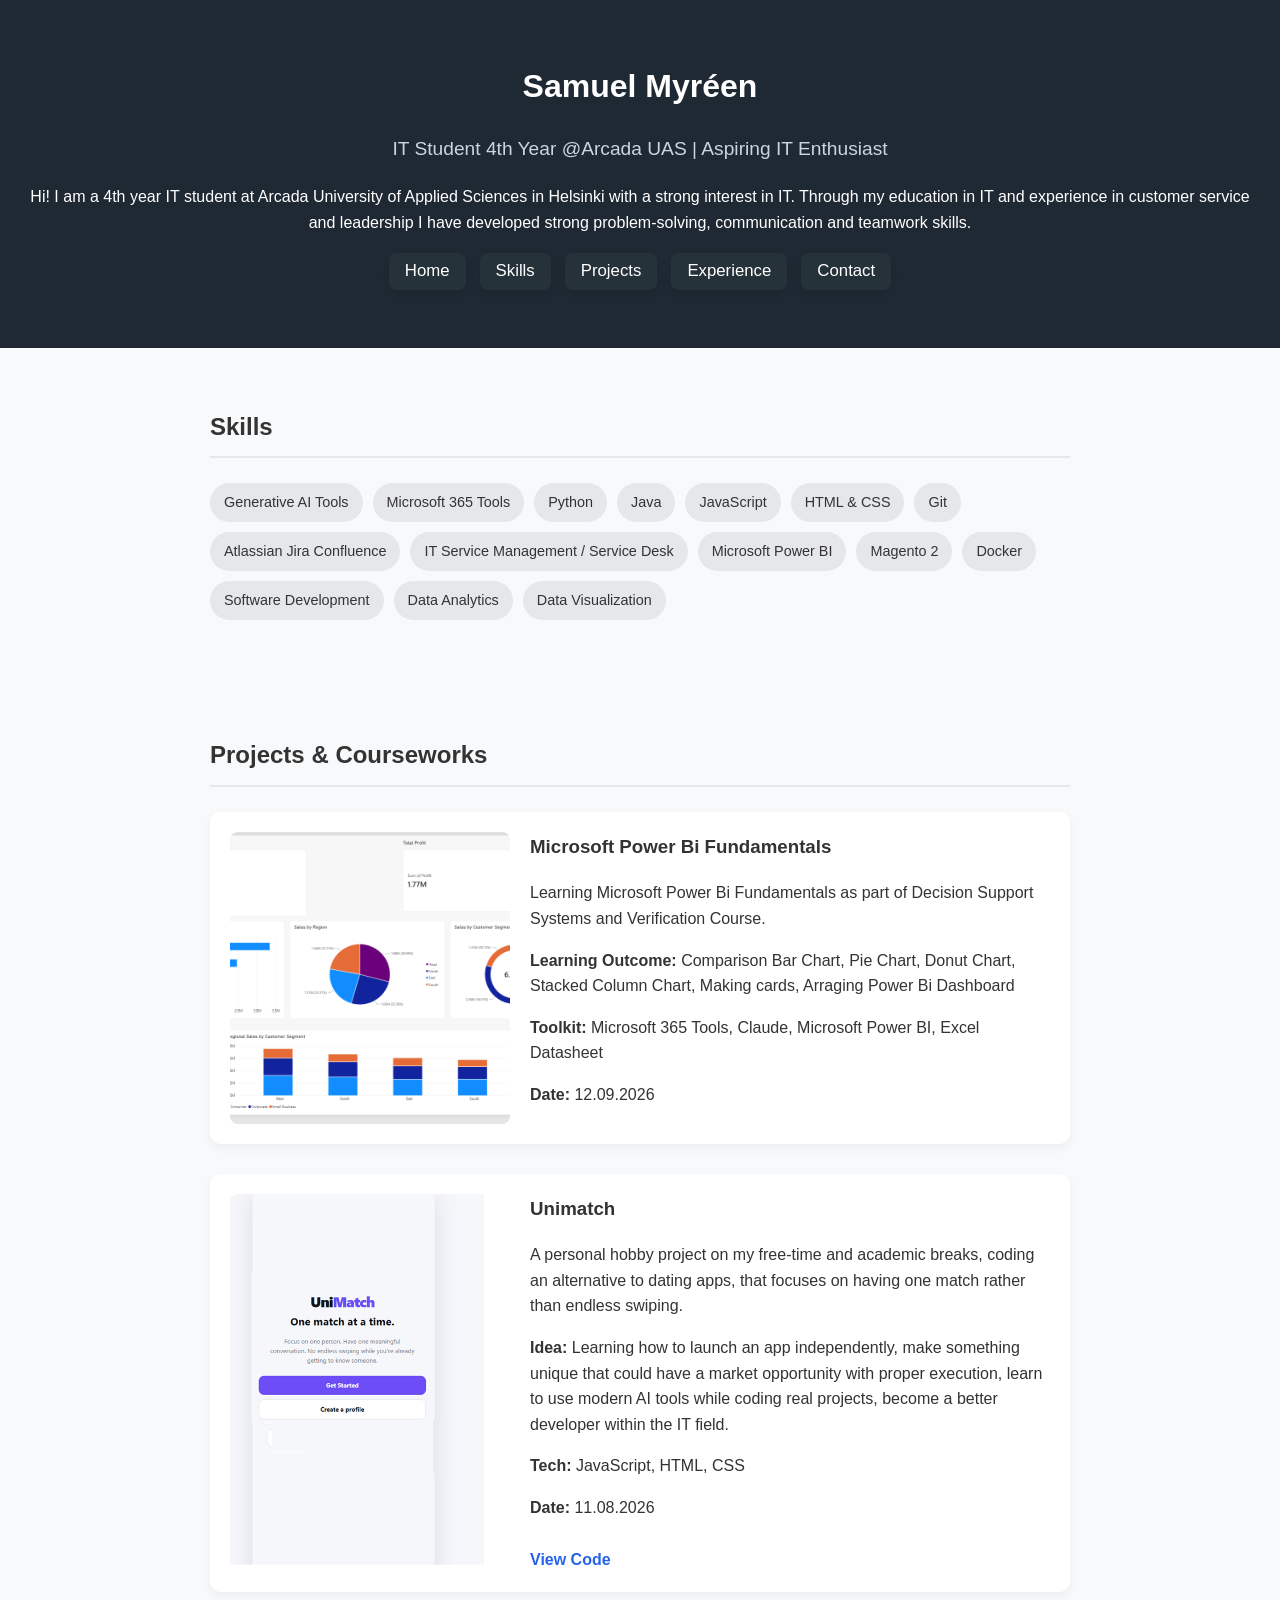
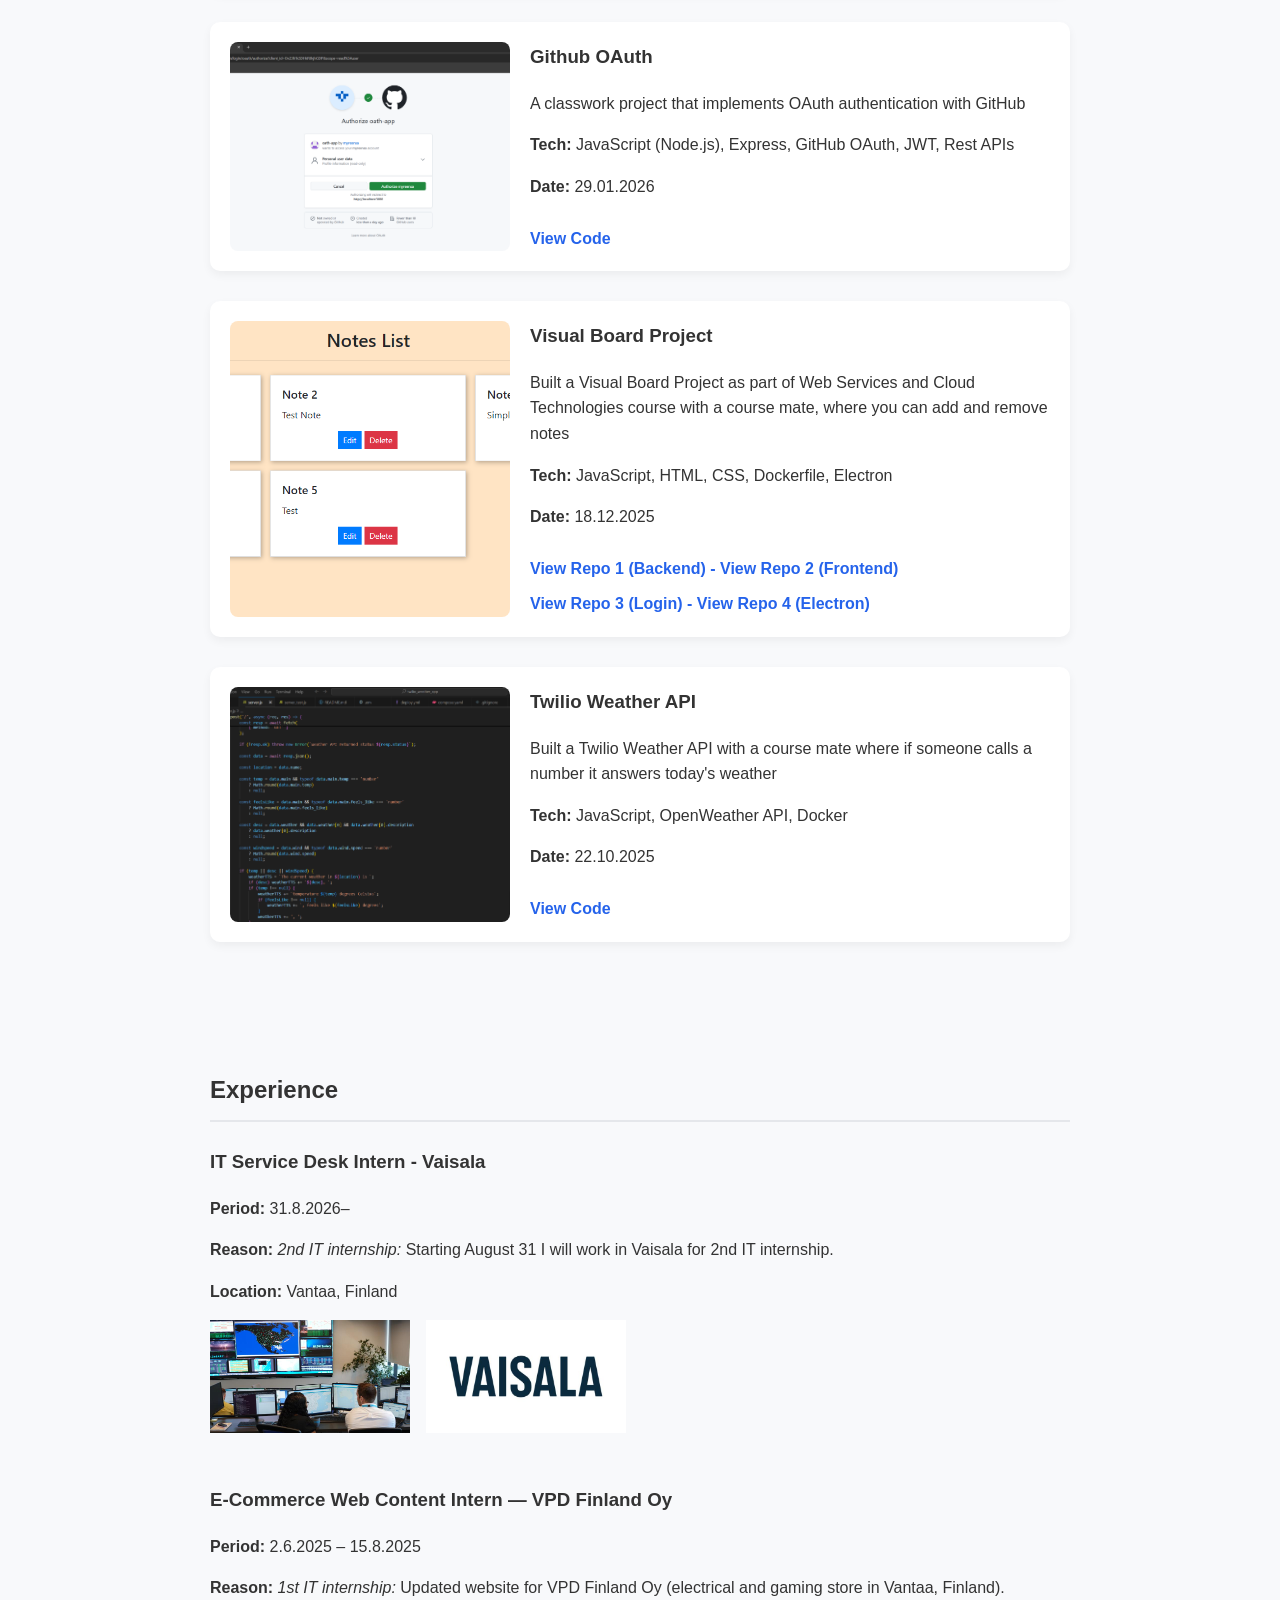
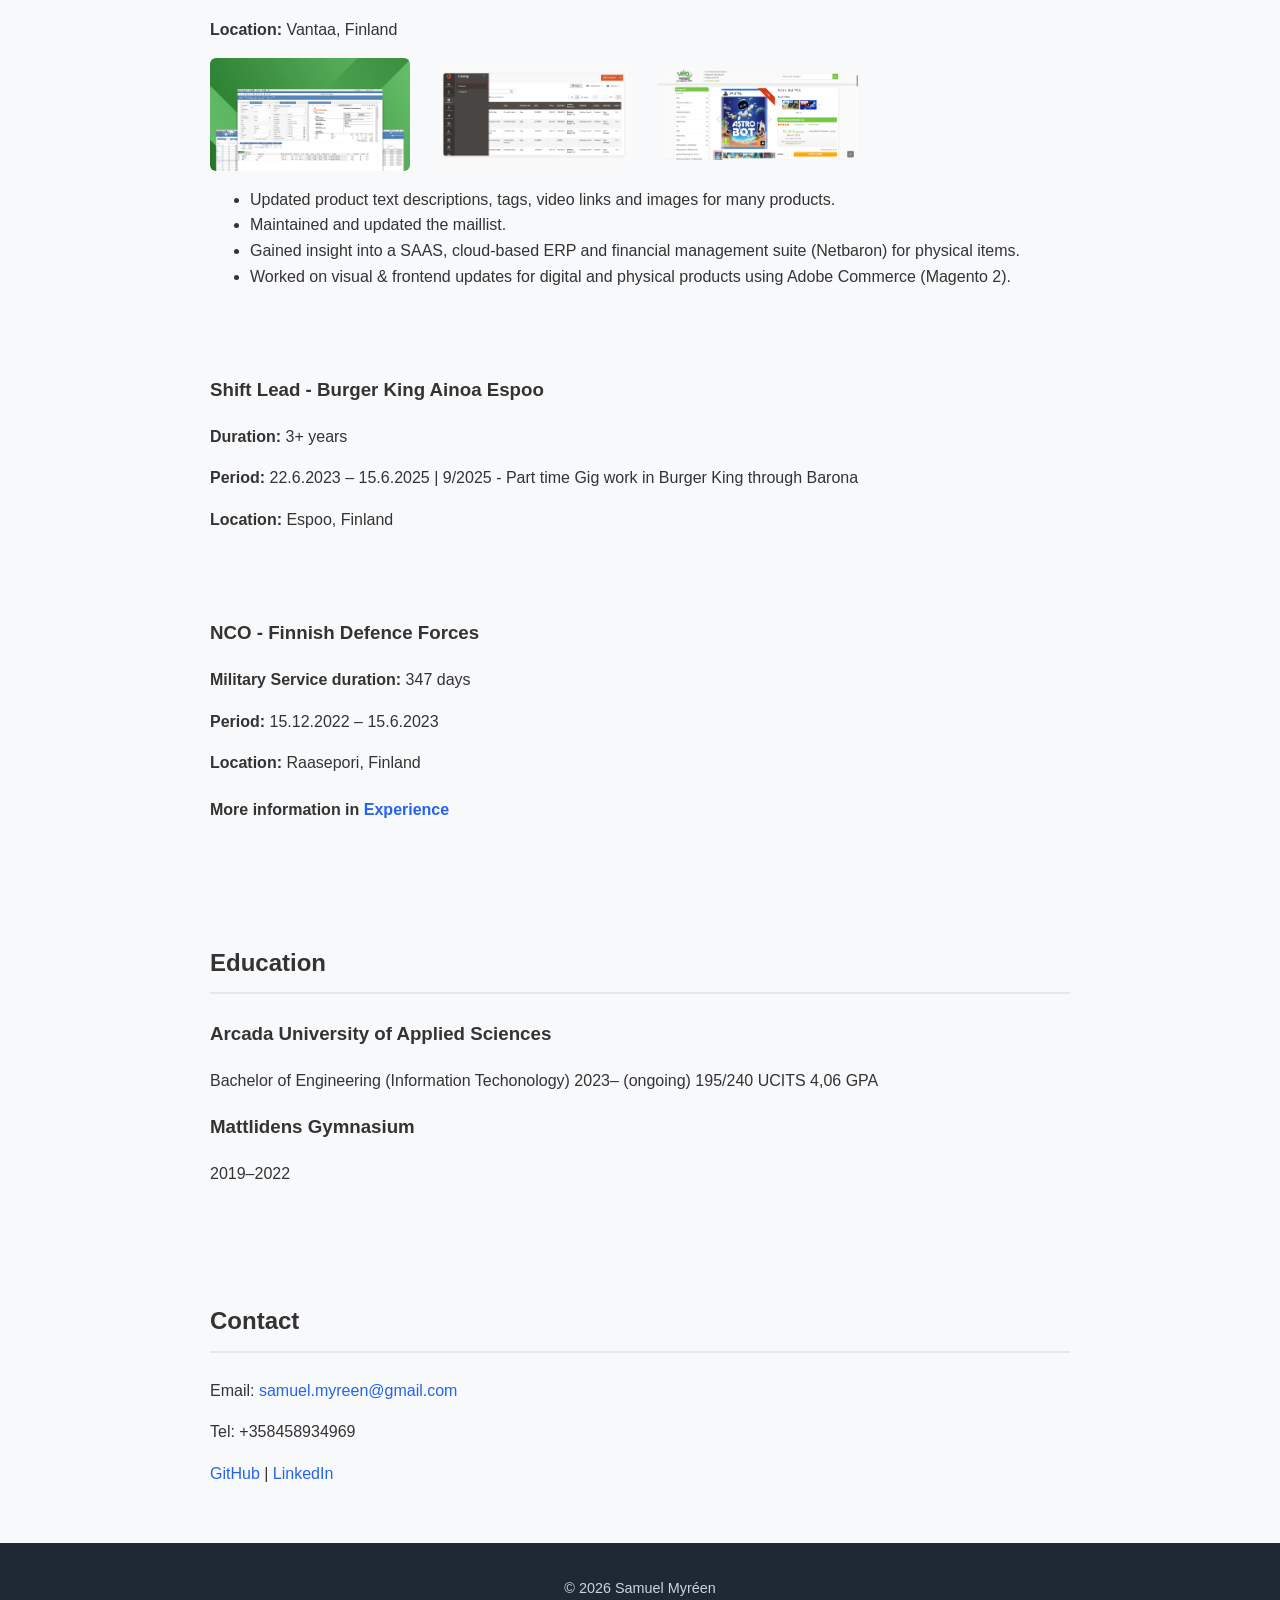
<file: index.html>
<!DOCTYPE html>
<html lang="en">
<head>
  <meta charset="UTF-8">
  <title>Samuel Myréen | Developer Portfolio</title>
  <link rel="stylesheet" href="styles.css">
</head>
<body>

  <header>
    <h1>Samuel Myréen</h1>
    <p class="subtitle">IT Student 4th Year @Arcada UAS | Aspiring IT Enthusiast</p>
    <p>Hi! I am a 4th year IT student at Arcada University of Applied Sciences in Helsinki with a strong interest in IT. Through my education in IT and experience in customer service and leadership I have developed strong problem-solving, communication and teamwork skills.


    <!-- Top navigation menu -->
    <nav class="top-nav" aria-label="Main navigation">
      <a href="index.html">Home</a>
      <a href="skills.html">Skills</a>
      <a href="projects.html">Projects</a>
      <a href="experience.html">Experience</a>
      <a href="contact.html">Contact</a>
    </nav>
  </header>

  <!-- SKILLS -->
  <section>
    <h2>Skills</h2>
    <ul class="skills">
      <li>Generative AI Tools</li>
      <li>Microsoft 365 Tools</li>
      <li>Python</li>
      <li>Java</li>
      <li>JavaScript</li>
      <li>HTML & CSS</li>
      <li>Git</li>
      <li>Atlassian Jira Confluence</li>
      <li>IT Service Management / Service Desk</li>
      <li>Microsoft Power BI</li>
      <li>Magento 2</li>
      <li>Docker</li>
       <li>Software Development</li>
          <li>Data Analytics</li>
             <li>Data Visualization</li>
    </ul>
  </section>

  <!-- PROJECTS -->
  <section>
    <h2>Projects & Courseworks</h2>


     <div class="project">
      <img src="Power BI Task 2.png" alt="Power BI Task 2 screenshot">
      <div class="project-content">
        <h3>Microsoft Power Bi Fundamentals</h3>
        <p>Learning Microsoft Power Bi Fundamentals as part of Decision Support Systems and Verification Course.</p>
        <p><strong>Learning Outcome:</strong> Comparison Bar Chart, Pie Chart, Donut Chart, Stacked Column Chart, Making cards, Arraging Power Bi Dashboard </p>
        <p><strong>Toolkit:</strong> Microsoft 365 Tools, Claude, Microsoft Power BI, Excel Datasheet</p>
        <p><strong>Date:</strong> 12.09.2026</p>
      </div>
    </div>



     <div class="project">
      <img src="Unimatchimg.png" alt="Unimatch screenshot">
      <div class="project-content">
        <h3>Unimatch</h3>
        <p>A personal hobby project on my free-time and academic breaks, coding an alternative to dating apps, that focuses on having one match rather than endless swiping.</p>
       <strong>Idea:</strong> Learning how to launch an app independently, make something unique that could have a market opportunity with proper execution, learn to use modern AI tools while coding real projects, become a better developer within the IT field.</p>
        <p><strong>Tech:</strong> JavaScript, HTML, CSS</p>
        <p><strong>Date:</strong> 11.08.2026</p>
        <a href="https://github.com/myreensa/unimatch-web" target="_blank">View Code</a>
      </div>
    </div>





    <div class="project">
      <img src="OAuth CC.png" alt="Project 1 screenshot">
      <div class="project-content">
        <h3>Github OAuth</h3>
        <p>A classwork project that implements OAuth authentication with GitHub</p>
        <p><strong>Tech:</strong> JavaScript (Node.js), Express, GitHub OAuth, JWT, Rest APIs</p>
        <p><strong>Date:</strong> 29.01.2026</p>
        <a href="https://github.com/myreensa/oauth-github" target="_blank">View Code</a>
      </div>
    </div>


       <div class="project">
      <img src="notelist.png" alt="Project 2 screenshot">
      <div class="project-content">
        <h3>Visual Board Project</h3>
        <p>Built a Visual Board Project as part of Web Services and Cloud Technologies course with a course mate, where you can add and remove notes</p>
        <p><strong>Tech:</strong> JavaScript, HTML, CSS, Dockerfile, Electron</p>
        <p><strong>Date:</strong> 18.12.2025</p>
        <a href="https://github.com/myreensa/projektvisualboard" target="_blank">View Repo 1 (Backend) </a>
                <a href="https://github.com/Walkman76/WOM-P1-Frontend" target="_blank"> - View Repo 2 (Frontend)</a>
      <a href="https://github.com/Walkman76/WOM-P1-login" target="_blank">View Repo 3 (Login)</a>
      <a href="https://github.com/myreensa/electron-virtualboard-nextlevel" target="_blank"> - View Repo 4 (Electron)</a>

      </div>
    </div>


    <div class="project">
      <img src="twiliocode.png" alt="Project 2 screenshot">
      <div class="project-content">
        <h3>Twilio Weather API</h3>
        <p>Built a Twilio Weather API with a course mate where if someone calls a number it answers today's weather</p>
        <p><strong>Tech:</strong> JavaScript, OpenWeather API, Docker</p>
        <p><strong>Date:</strong> 22.10.2025</p>
        <a href="https://github.com/SteniusJ/twilio_weather_app" target="_blank">View Code</a>
      </div>
    </div>


  </section>

  <!-- EDUCATION & EXPERIENCE -->

     <section id="experience">
   <h2>Experience</h2>

   <h3>IT Service Desk Intern - Vaisala</h3>
    <p><strong>Period:</strong> 31.8.2026–</p>
    <p><strong>Reason:</strong><em> 2nd IT internship:</em> Starting August 31 I will work in Vaisala for 2nd IT internship.</p>
<p><strong>Location:</strong> Vantaa, Finland</p>

  <div class="experiencev-media">
      <img src="image.png" alt="Vaisala Service Desk" style="max-width:200px;margin-right:12px">
      <img src="image copy.png" alt="Vaisala Logo" style="max-width:200px;margin-right:12px">

<br>
<br>

    <h3>E-Commerce Web Content Intern — VPD Finland Oy</h3>
    <p><strong>Period:</strong> 2.6.2025 – 15.8.2025</p>
    <p><strong>Reason:</strong><em> 1st IT internship:</em> Updated website for VPD Finland Oy (electrical and gaming store in Vantaa, Finland).</p>
<p><strong>Location:</strong> Vantaa, Finland</p>


    <div class="experience-media">
      <img src="netbaron.jpg" alt="Netbaron backend screenshot" style="max-width:200px;margin-right:12px">
      <img src="magento.png" alt="Magento logo / frontend" style="max-width:200px;margin-right:12px">
      <img src="WebsiteVPD.png" alt="VPD Website / example" style="max-width:200px;margin-right:12px">
    </div>

    <ul>
      <li>Updated product text descriptions, tags, video links and images for many products.</li>
      <li>Maintained and updated the maillist.</li>
      <li>Gained insight into a SAAS, cloud-based ERP and financial management suite (Netbaron) for physical items.</li>
      <li>Worked on visual & frontend updates for digital and physical products using Adobe Commerce (Magento 2).</li>
    </ul>

<br>
<br>

    <h3>Shift Lead - Burger King Ainoa Espoo</h3>
     <p><strong>Duration: </strong>3+ years
    <p><strong>Period:</strong> 22.6.2023 – 15.6.2025 | 9/2025 - Part time Gig work in Burger King through Barona </p>
<p><strong>Location:</strong> Espoo, Finland</p>


    <br>
<br>
     <h3>NCO - Finnish Defence Forces</h3>
          <p><strong>Military Service duration: </strong>347 days
    <p><strong>Period:</strong> 15.12.2022 – 15.6.2023</p>
<p><strong>Location:</strong> Raasepori, Finland</p>

    <h4>More information in <a href="experience.html">Experience</a></h4>

          </section>

     <section id="education">
    <h2>Education</h2>

    <h3>Arcada University of Applied Sciences</h3>
    <p>Bachelor of Engineering (Information Techonology) 2023– (ongoing) 195/240 UCITS 4,06 GPA </p>

     <h3>Mattlidens Gymnasium</h3>
    <p>2019–2022</p>

  </section>

  <!-- CONTACT -->
  <section>
    <h2>Contact</h2>
    <p>Email: <a href="mailto:samuel.myreen@gmail.com">samuel.myreen@gmail.com</a></p>
    <p>Tel: +358458934969</p>
    <p>
      <a href="https://github.com/myreensa" target="_blank">GitHub</a> |
      <a href="https://www.linkedin.com/in/samuel-myr%C3%A9en-66b751280/" target="_blank">LinkedIn</a>
    </p>
  </section>

  <footer>
    <p>© 2026 Samuel Myréen</p>
  </footer>

</body>
</html>
</file>
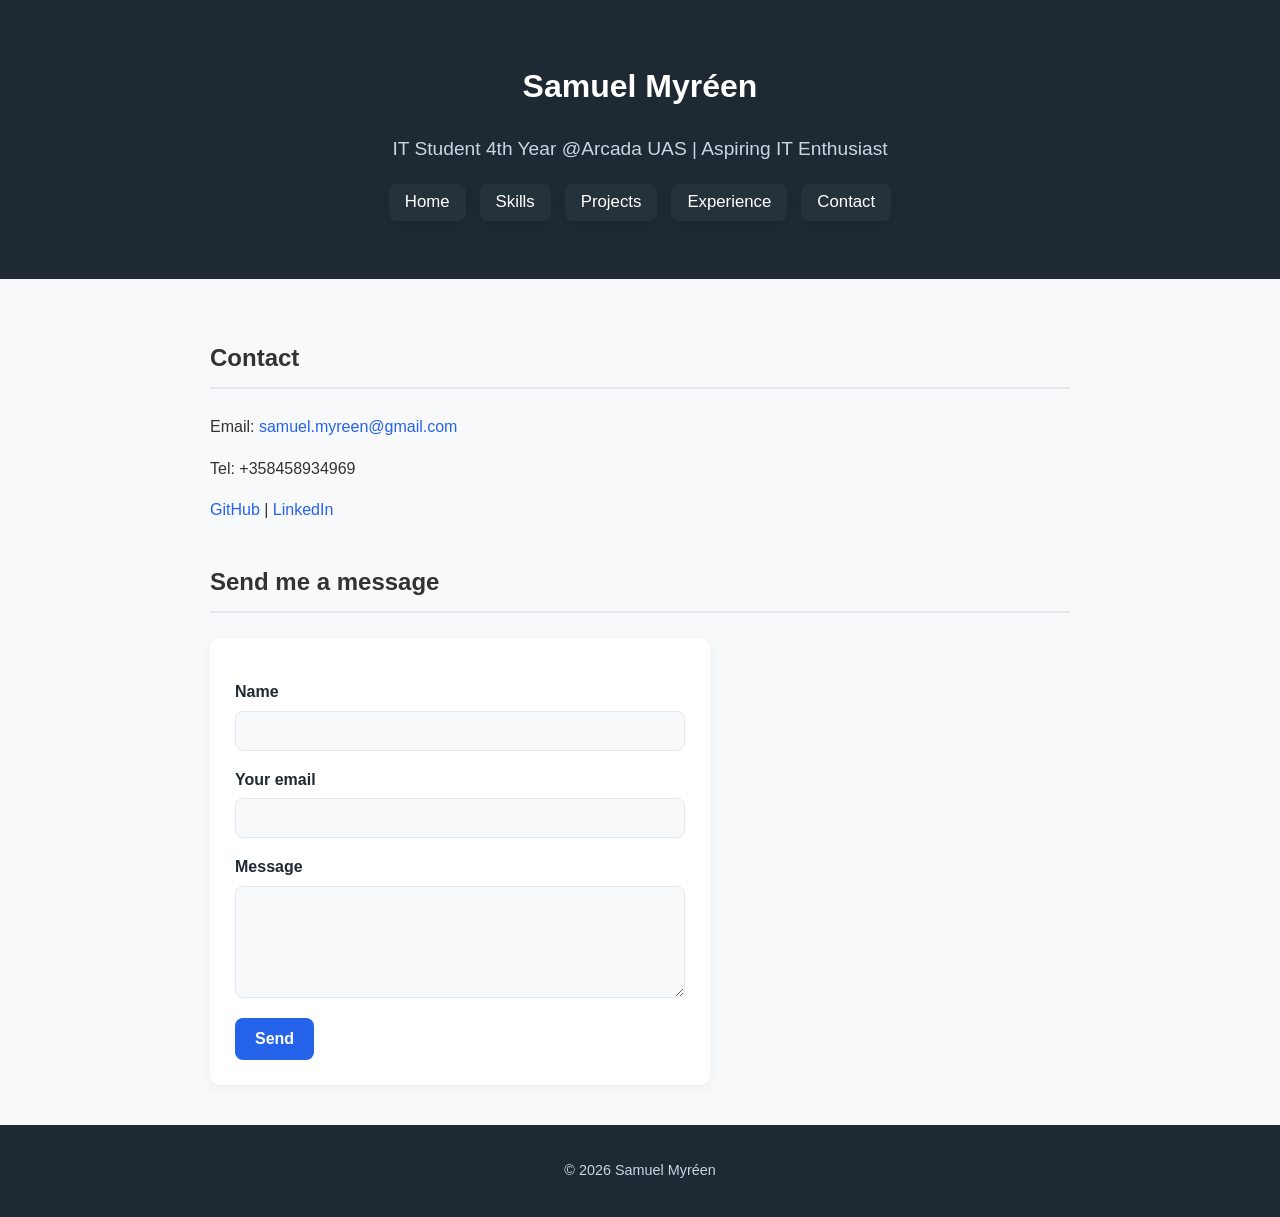
<file: contact.html>
<!DOCTYPE html>
<html lang="en">
<head>
  <meta charset="UTF-8">
  <title>Contact | Myreensa</title>
  <link rel="stylesheet" href="styles.css">
</head>
<body>

  <header>
    <h1>Samuel Myréen</h1>
   <p class="subtitle">IT Student 4th Year @Arcada UAS | Aspiring IT Enthusiast</p>
    <!-- Top navigation menu -->
    <nav class="top-nav" aria-label="Main navigation">
      <a href="index.html">Home</a>
      <a href="skills.html">Skills</a>
      <a href="projects.html">Projects</a>
      <a href="experience.html">Experience</a>
      <a href="contact.html">Contact</a>
    </nav>
  </header>

  <main>
  <section>
    <h2>Contact</h2>
    <p>Email: <a href="mailto:samuel.myreen@gmail.com">samuel.myreen@gmail.com</a></p>
    <p>Tel: +358458934969</p>
    <p>
      <a href="https://github.com/myreensa" target="_blank">GitHub</a> |
      <a href="https://www.linkedin.com/in/samuel-myr%C3%A9en-66b751280/" target="_blank">LinkedIn</a>
    </p>

    <h2 style="margin-top: 40px;">Send me a message</h2>
    <form action="https://formsubmit.co/samuel.myreen@gmail.com" method="POST" class="contact-form">
      <input type="hidden" name="_captcha" value="false">
      <input type="hidden" name="_subject" value="New message from portfolio site">

      <label for="name">Name</label>
      <input type="text" id="name" name="name" required>

      <label for="email">Your email</label>
      <input type="email" id="email" name="email" required>

      <label for="message">Message</label>
      <textarea id="message" name="message" rows="5" required></textarea>

      <button type="submit">Send</button>
    </form>
  </section>
</main>   

  <footer>
    <p>© 2026 Samuel Myréen</p>
  </footer>
</file>
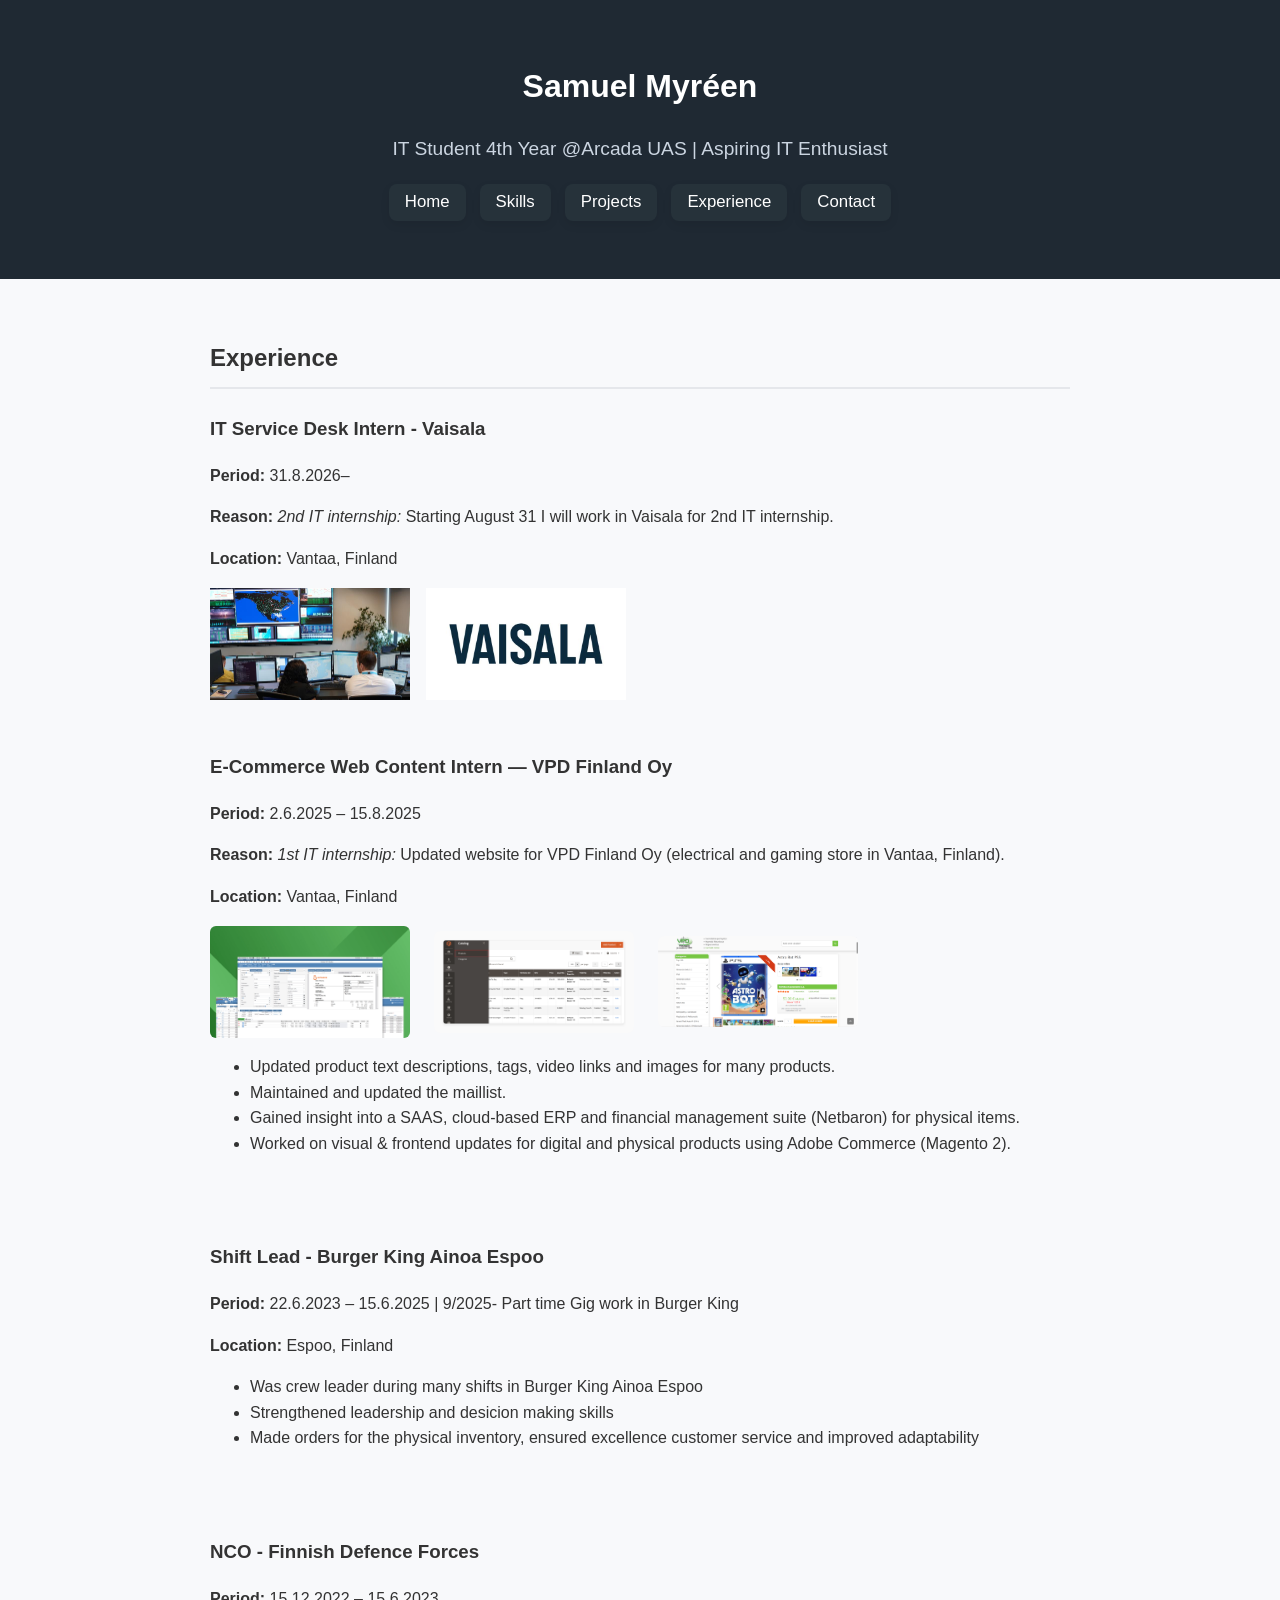
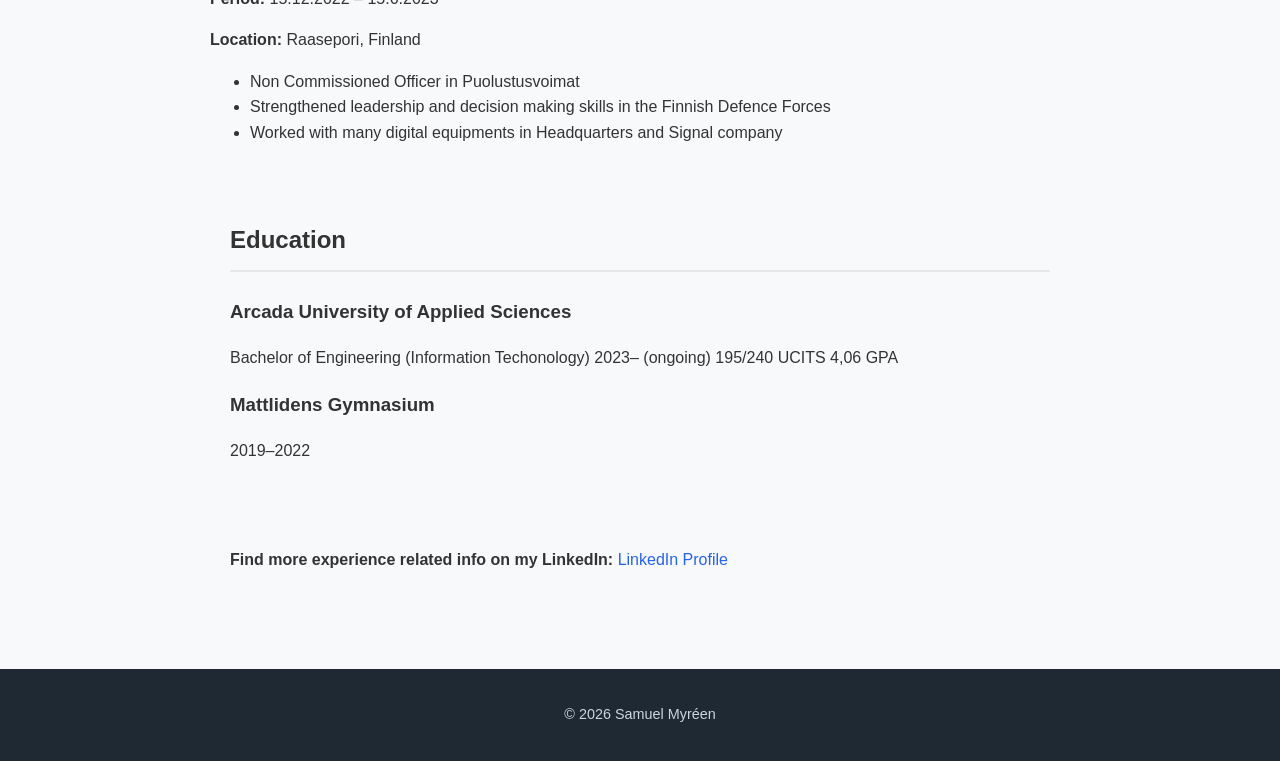
<file: experience.html>
<!DOCTYPE html>
<html lang="en">
<head>
  <meta charset="UTF-8">
  <title>Experience | Myreensa</title>
  <link rel="stylesheet" href="styles.css">
</head>
<body>

  <header>
    <h1>Samuel Myréen</h1>
    <p class="subtitle">IT Student 4th Year @Arcada UAS | Aspiring IT Enthusiast</p>
    <!-- Top navigation menu -->
    <nav class="top-nav" aria-label="Main navigation">
      <a href="index.html">Home</a>
      <a href="skills.html">Skills</a>
      <a href="projects.html">Projects</a>
      <a href="experience.html">Experience</a>
      <a href="contact.html">Contact</a>
    </nav>
  </header>
  </header>

  <main>

     <section id="experience">
   <h2>Experience</h2>

   <h3>IT Service Desk Intern - Vaisala</h3>
    <p><strong>Period:</strong> 31.8.2026–</p>
    <p><strong>Reason:</strong><em> 2nd IT internship:</em> Starting August 31 I will work in Vaisala for 2nd IT internship.</p>
<p><strong>Location:</strong> Vantaa, Finland</p>

  <div class="experiencev-media">
      <img src="image.png" alt="Vaisala Service Desk" style="max-width:200px;margin-right:12px">
      <img src="image copy.png" alt="Vaisala Logo" style="max-width:200px;margin-right:12px">

<br>
<br>

    <h3>E-Commerce Web Content Intern — VPD Finland Oy</h3>
    <p><strong>Period:</strong> 2.6.2025 – 15.8.2025</p>
    <p><strong>Reason:</strong><em> 1st IT internship:</em> Updated website for VPD Finland Oy (electrical and gaming store in Vantaa, Finland).</p>
<p><strong>Location:</strong> Vantaa, Finland</p>


    <div class="experience-media">
      <img src="netbaron.jpg" alt="Netbaron backend screenshot" style="max-width:200px;margin-right:12px">
      <img src="magento.png" alt="Magento logo / frontend" style="max-width:200px;margin-right:12px">
      <img src="WebsiteVPD.png" alt="VPD Website / example" style="max-width:200px;margin-right:12px">
    </div>

    <ul>
      <li>Updated product text descriptions, tags, video links and images for many products.</li>
      <li>Maintained and updated the maillist.</li>
      <li>Gained insight into a SAAS, cloud-based ERP and financial management suite (Netbaron) for physical items.</li>
      <li>Worked on visual & frontend updates for digital and physical products using Adobe Commerce (Magento 2).</li>
    </ul>

<br>
<br>

    <h3>Shift Lead - Burger King Ainoa Espoo</h3>
    <p><strong>Period:</strong> 22.6.2023 – 15.6.2025 | 9/2025- Part time Gig work in Burger King </p>
<p><strong>Location:</strong> Espoo, Finland</p>

    <ul>
      <li>Was crew leader during many shifts in Burger King Ainoa Espoo</li>
      <li>Strengthened leadership and desicion making skills</li>
      <li>Made orders for the physical inventory, ensured excellence customer service and improved adaptability</li>  
    </ul>

    <br>
<br>
     <h3>NCO - Finnish Defence Forces</h3>
    <p><strong>Period:</strong> 15.12.2022 – 15.6.2023</p>
<p><strong>Location:</strong> Raasepori, Finland</p>

    <ul>
      <li>Non Commissioned Officer in Puolustusvoimat</li>
      <li>Strengthened leadership and decision making skills in the Finnish Defence Forces</li>
      <li>Worked with many digital equipments in Headquarters and Signal company</li>
    </ul>

    <section id="education">
    <h2>Education</h2>

    <h3>Arcada University of Applied Sciences</h3>
    <p>Bachelor of Engineering (Information Techonology) 2023– (ongoing) 195/240 UCITS 4,06 GPA </p>

     <h3>Mattlidens Gymnasium</h3>
    <p>2019–2022</p>

<br>
<br>
    <p>  <strong>Find more experience related info on my LinkedIn:</strong> <a href="https://www.linkedin.com/in/samuel-myr%C3%A9en-66b751280/" target="_blank">LinkedIn Profile</a></p>
  
</section>
  
  </section>
  </main>
  <footer>

    <p>© 2026 Samuel Myréen</p>
  </footer>

</body>
</html>
</file>
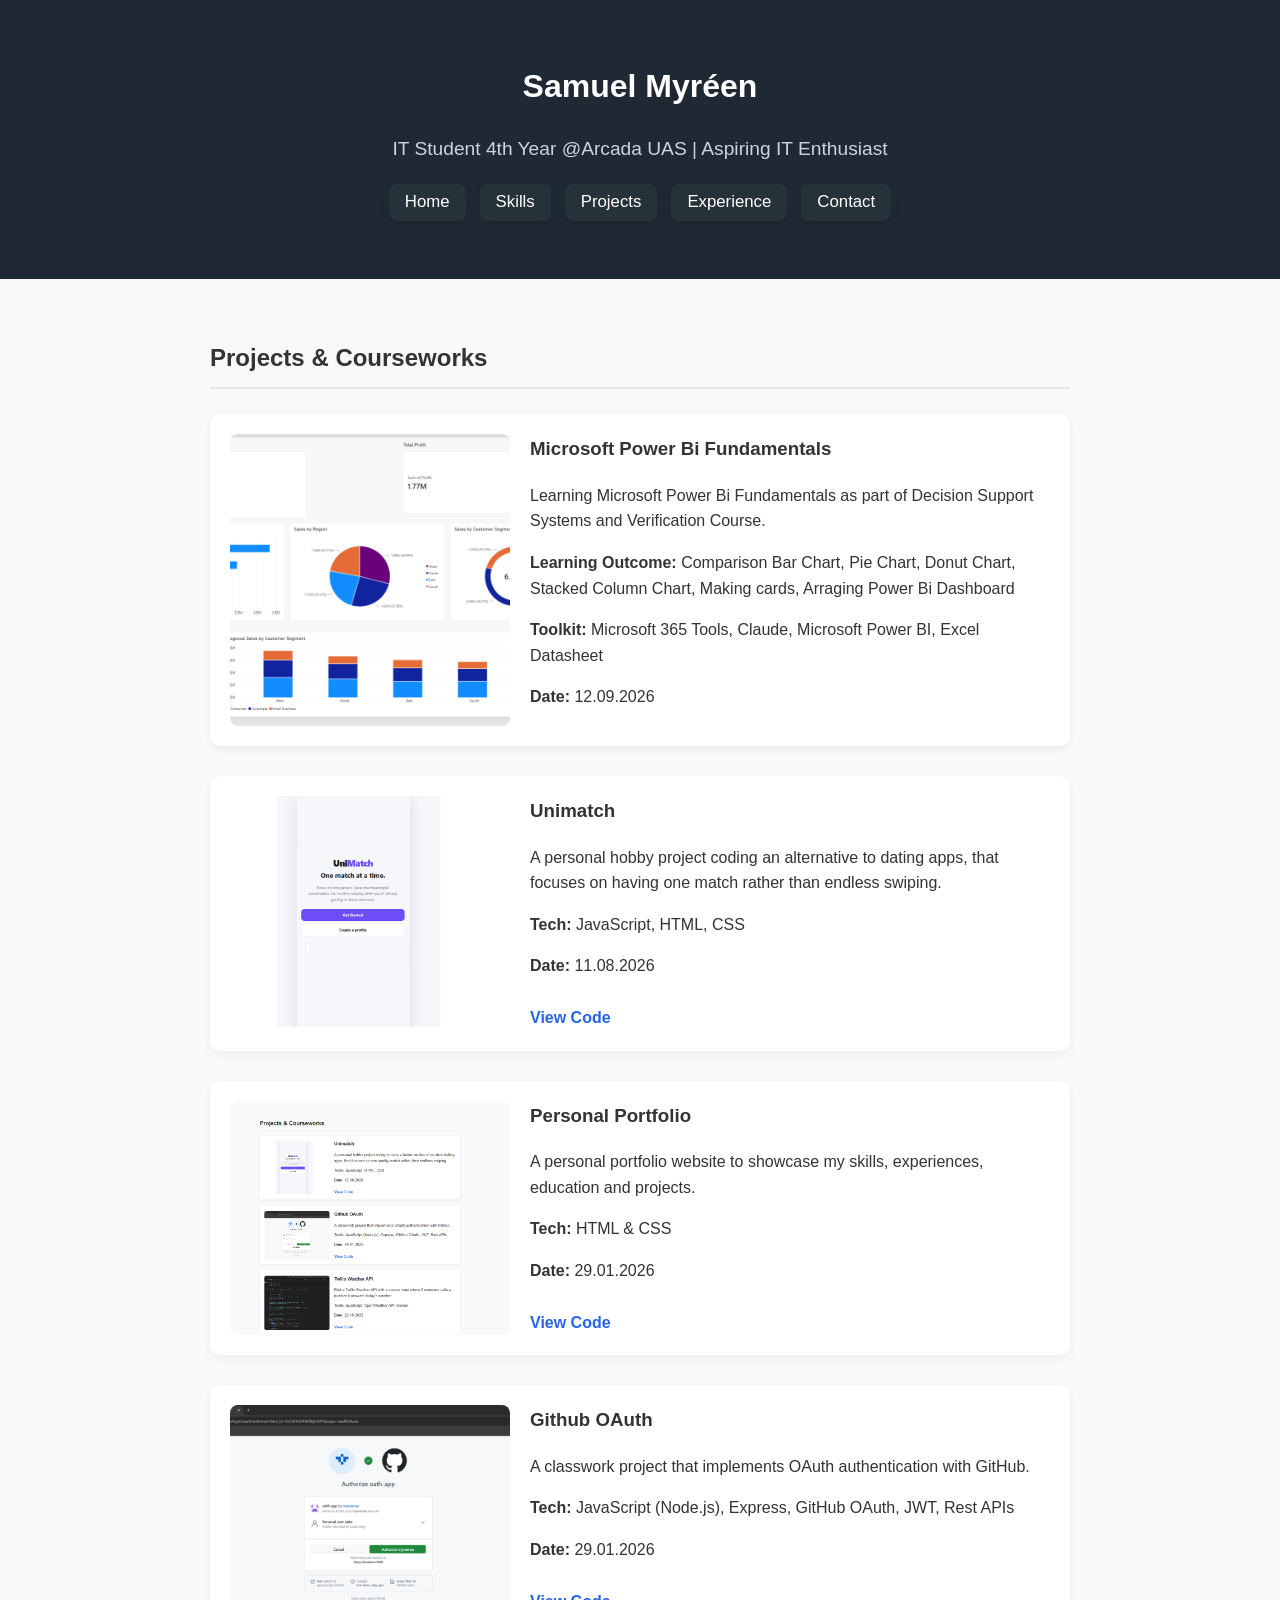
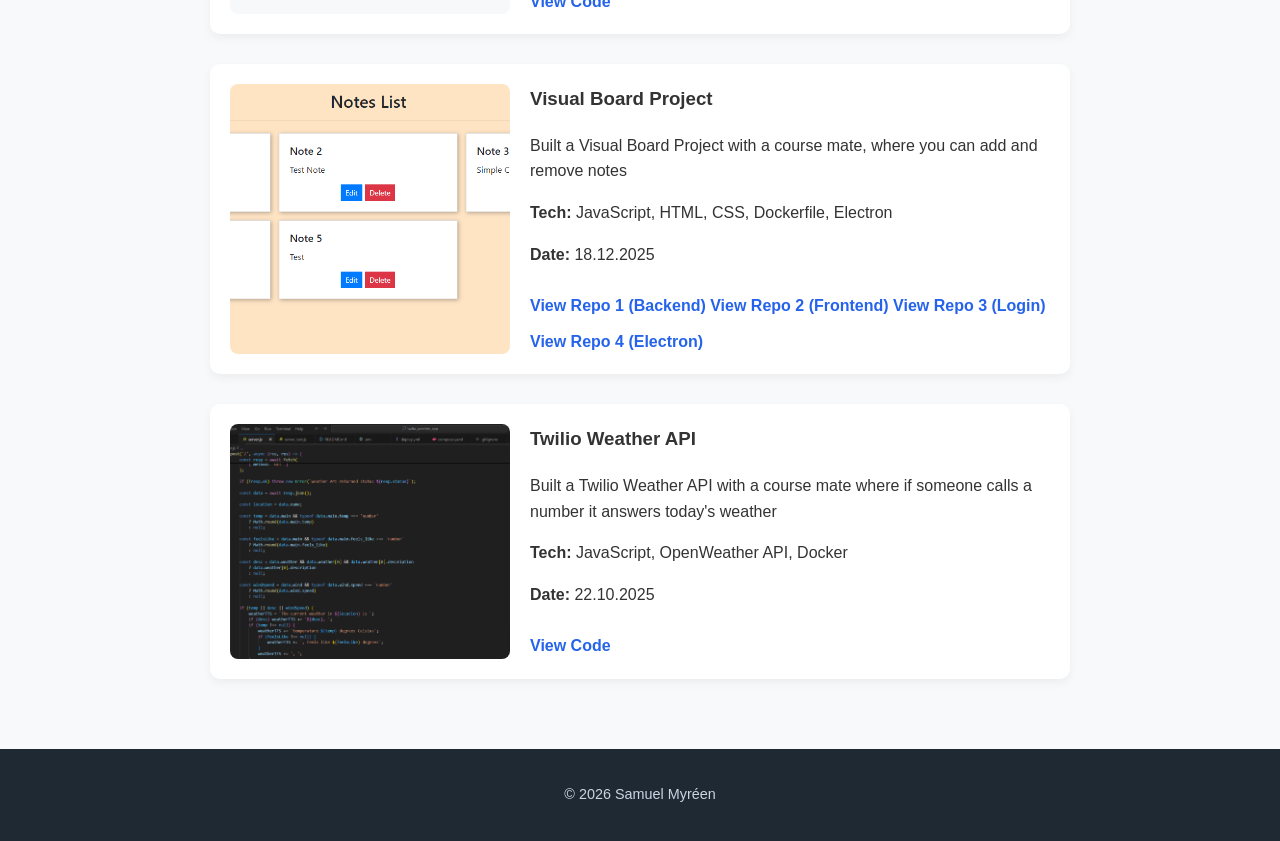
<file: projects.html>
<!DOCTYPE html>
<html lang="en">
<head>
  <meta charset="UTF-8">
  <title>Projects | Myreensa</title>
  <link rel="stylesheet" href="styles.css">
</head>
<body>

  <header>
    <h1>Samuel Myréen</h1>
  <p class="subtitle">IT Student 4th Year @Arcada UAS | Aspiring IT Enthusiast</p>
     <!-- Top navigation menu -->
    <nav class="top-nav" aria-label="Main navigation">
      <a href="index.html">Home</a>
      <a href="skills.html">Skills</a>
      <a href="projects.html">Projects</a>
      <a href="experience.html">Experience</a>
      <a href="contact.html">Contact</a>
    </nav>
  </header>
  </header>



  <main>
    <section>

      <h2>Projects & Courseworks</h2>


     <div class="project">
      <img src="Power BI Task 2.png" alt="Power BI Task 2 screenshot">
      <div class="project-content">
        <h3>Microsoft Power Bi Fundamentals</h3>
        <p>Learning Microsoft Power Bi Fundamentals as part of Decision Support Systems and Verification Course.</p>
        <p><strong>Learning Outcome:</strong> Comparison Bar Chart, Pie Chart, Donut Chart, Stacked Column Chart, Making cards, Arraging Power Bi Dashboard </p>
        <p><strong>Toolkit:</strong> Microsoft 365 Tools, Claude, Microsoft Power BI, Excel Datasheet</p>
        <p><strong>Date:</strong> 12.09.2026</p>
      </div>
    </div>


      <div class="project">
      <img src="Unimatchimg.png" alt="Unimatch screenshot">
      <div class="project-content">
        <h3>Unimatch</h3>
        <p>A personal hobby project coding an alternative to dating apps, that focuses on having one match rather than endless swiping.</p>
        <p><strong>Tech:</strong> JavaScript, HTML, CSS</p>
        <p><strong>Date:</strong> 11.08.2026</p>
        <a href="https://github.com/myreensa/unimatch-web" target="_blank">View Code</a>
      </div>
    </div>


    <div class="project">
      <img src="PersonalPortfolio.png" alt="Personal Portfolio">
      <div class="project-content">
        <h3>Personal Portfolio</h3>
        <p>A personal portfolio website to showcase my skills, experiences, education and projects.</p>
        <p><strong>Tech:</strong> HTML & CSS</p>
        <p><strong>Date:</strong> 29.01.2026</p>
        <a href="https://github.com/myreensa/myreensa.github.io" target="_blank">View Code</a>
      </div>
    </div>

    <div class="project">
      <img src="OAuth CC.png" alt="Project 1 screenshot">
      <div class="project-content">
        <h3>Github OAuth</h3>
        <p>A classwork project that implements OAuth authentication with GitHub.</p>
        <p><strong>Tech:</strong> JavaScript (Node.js), Express, GitHub OAuth, JWT, Rest APIs</p>
        <p><strong>Date:</strong> 29.01.2026</p>
        <a href="https://github.com/myreensa/oauth-github" target="_blank">View Code</a>
      </div>
    </div>



      <div class="project">
      <img src="notelist.png" alt="Project 2 screenshot">
      <div class="project-content">
        <h3>Visual Board Project</h3>
        <p>Built a Visual Board Project with a course mate, where you can add and remove notes</p>
        <p><strong>Tech:</strong> JavaScript, HTML, CSS, Dockerfile, Electron</p>
        <p><strong>Date:</strong> 18.12.2025</p>
          <a href="https://github.com/myreensa/projektvisualboard" target="_blank">View Repo 1 (Backend)  </a>
                <a href="https://github.com/Walkman76/WOM-P1-Frontend" target="_blank">View Repo 2 (Frontend)</a>
      <a href="https://github.com/Walkman76/WOM-P1-login" target="_blank">View Repo 3 (Login)</a>
      <a href="https://github.com/myreensa/electron-virtualboard-nextlevel" target="_blank">View Repo 4 (Electron)</a>

      </div>
    </div>


    <div class="project">
      <img src="twiliocode.png" alt="Project 2 screenshot">
      <div class="project-content">
        <h3>Twilio Weather API</h3>
        <p>Built a Twilio Weather API with a course mate where if someone calls a number it answers today's weather</p>
        <p><strong>Tech:</strong> JavaScript, OpenWeather API, Docker</p>
        <p><strong>Date:</strong> 22.10.2025</p>
        <a href="https://github.com/SteniusJ/twilio_weather_app" target="_blank">View Code</a>
      </div>
    </div>

  </main>



  <footer>
    <p>© 2026 Samuel Myréen</p>
  </footer>

</body>
</html>
</file>
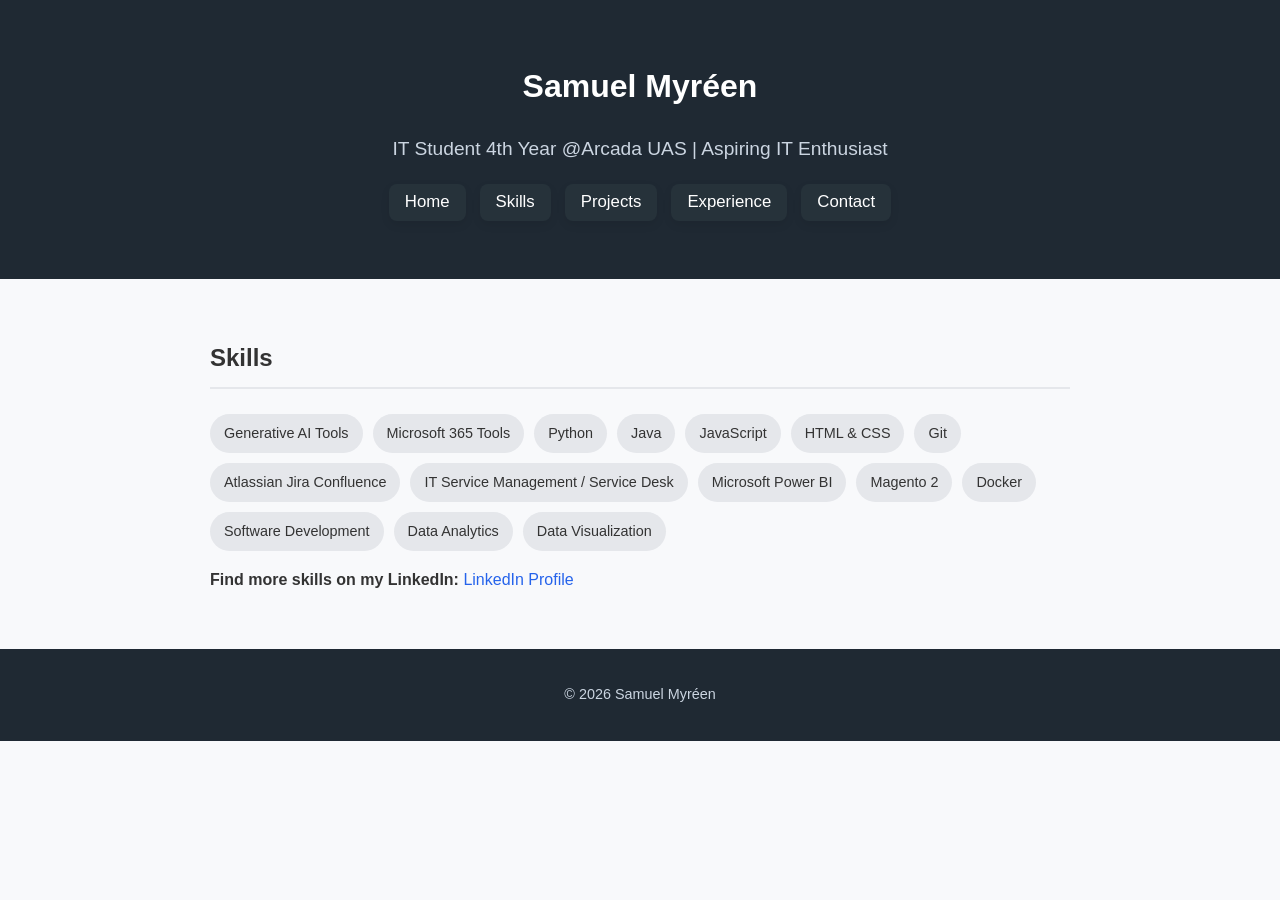
<file: skills.html>
<!DOCTYPE html>
<html lang="en">
<head>
  <meta charset="UTF-8">
  <title>Skills | Myreensa</title>
  <link rel="stylesheet" href="styles.css">
</head>
<body>

  <header>
    <h1>Samuel Myréen</h1>
   <p class="subtitle">IT Student 4th Year @Arcada UAS | Aspiring IT Enthusiast</p>
    <!-- Top navigation menu -->
    <nav class="top-nav" aria-label="Main navigation">
      <a href="index.html">Home</a>
      <a href="skills.html">Skills</a>
      <a href="projects.html">Projects</a>
      <a href="experience.html">Experience</a>
      <a href="contact.html">Contact</a>
    </nav>
  </header>

    <section>
    <h2>Skills</h2>
    <ul class="skills">
      <li>Generative AI Tools</li>
      <li>Microsoft 365 Tools</li>
      <li>Python</li>
      <li>Java</li>
      <li>JavaScript</li>
      <li>HTML & CSS</li>
      <li>Git</li>
      <li>Atlassian Jira Confluence</li>
      <li>IT Service Management / Service Desk</li>
      <li>Microsoft Power BI</li>
      <li>Magento 2</li>
      <li>Docker</li>
       <li>Software Development</li>
          <li>Data Analytics</li>
             <li>Data Visualization</li>
    </ul>

       <p>  <strong>Find more skills on my LinkedIn:</strong> <a href="https://www.linkedin.com/in/samuel-myr%C3%A9en-66b751280/" target="_blank">LinkedIn Profile</a></p>
  </section>



  <footer>
    <p>© 2026 Samuel Myréen</p>
  </footer>

</body>
</html>
</file>
<file: styles.css>
/* ...existing code... */
* {
  box-sizing: border-box;
}

body {
  font-family: Arial, Helvetica, sans-serif;
  margin: 0;
  background-color: #f8f9fb;
  color: #333;
  line-height: 1.6;
}

header {
  background-color: #1f2933;
  color: white;
  padding: 40px 20px;
  text-align: center;
}

.subtitle {
  font-size: 1.2em;
  color: #cbd5e1;
}

section {
  max-width: 900px;
  margin: auto;
  padding: 40px 20px;
}

h2 {
  border-bottom: 2px solid #e5e7eb;
  padding-bottom: 10px;
  margin-bottom: 25px;
}

/* Top navigation — improved visual style */
.top-nav {
  display: flex;
  gap: 14px;
  justify-content: center;
  margin: 18px 0;
  flex-wrap: wrap;
  font-size: 1.05rem;
  line-height: 1;
}

.top-nav a {
  background: #26323a;
  color: #ffffff;
  text-decoration: none;
  padding: 10px 16px;
  border-radius: 8px;
  box-shadow: 0 4px 10px rgba(0,0,0,0.08);
  transition: background 0.15s ease, transform 0.08s ease;
  display: inline-block;
}

.top-nav a:hover,
.top-nav a:focus {
  background: #33464e;
  transform: translateY(-3px);
  outline: none;
}

.top-nav a:active {
  transform: translateY(-1px);
}

/* SKILLS */
.skills {
  list-style: none;
  padding: 0;
  display: flex;
  flex-wrap: wrap;
  gap: 10px;
}

.skills li {
  background-color: #e5e7eb;
  padding: 8px 14px;
  border-radius: 20px;
  font-size: 0.9em;
}

/* PROJECTS */
.project {
  display: flex;
  flex-wrap: wrap;
  gap: 20px;
  background-color: white;
  border-radius: 10px;
  padding: 20px;
  margin-bottom: 30px;
  box-shadow: 0 4px 10px rgba(0,0,0,0.05);
}

.project img {
  width: 100%;
  max-width: 280px;
  border-radius: 8px;
  object-fit: cover;
}

.project-content {
  flex: 1;
}

.project-content h3 {
  margin-top: 0;
}

.project-content a {
  display: inline-block;
  margin-top: 10px;
  color: #2563eb;
  text-decoration: none;
  font-weight: bold;
}

.project-content a:hover {
  text-decoration: underline;
}

/* CONTACT */
a {
  color: #2563eb;
  text-decoration: none;
}

a:hover {
  text-decoration: underline;
}

/* EXPERIENCE MEDIA */
.experience-media {
  display: flex;
  align-items: center;
  gap: 12px;
  margin: 10px 0;
  flex-wrap: wrap;
}

.experience-media img {
  max-width: 100%;
  height: auto;
  display: block;
  border-radius: 6px;
}

/* FOOTER */
footer {
  text-align: center;
  padding: 20px;
  background-color: #1f2933;
  color: #cbd5e1;
  font-size: 0.9em;
}

/* RESPONSIVE */
@media (max-width: 700px) {
  .project {
    flex-direction: column;
  }

  .project img {
    max-width: 100%;
  }
}

/* Small-screen tweaks for the top nav */
@media (max-width: 600px) {
  .top-nav { font-size: 0.95rem; gap: 10px; }
  .top-nav a { padding: 8px 12px; }
}
/* ...existing code... */

/* CONTACT FORM */
.contact-form {
  display: flex;
  flex-direction: column;
  max-width: 500px;
  background-color: white;
  border-radius: 10px;
  padding: 25px;
  margin-top: 20px;
  box-shadow: 0 4px 10px rgba(0,0,0,0.05);
}

.contact-form label {
  font-weight: bold;
  margin-top: 16px;
  margin-bottom: 6px;
  color: #1f2933;
}

.contact-form input,
.contact-form textarea {
  padding: 10px 12px;
  border: 1px solid #e5e7eb;
  border-radius: 8px;
  font-family: inherit;
  font-size: 1em;
  background-color: #f8f9fb;
  color: #333;
  resize: vertical;
}

.contact-form button {
  margin-top: 20px;
  padding: 12px 20px;
  background-color: #2563eb;
  color: white;
  border: none;
  border-radius: 8px;
  font-size: 1em;
  font-weight: bold;
  cursor: pointer;
  align-self: flex-start;
}

.contact-form button:hover {
  background-color: #1d4ed8;
}
</file>
